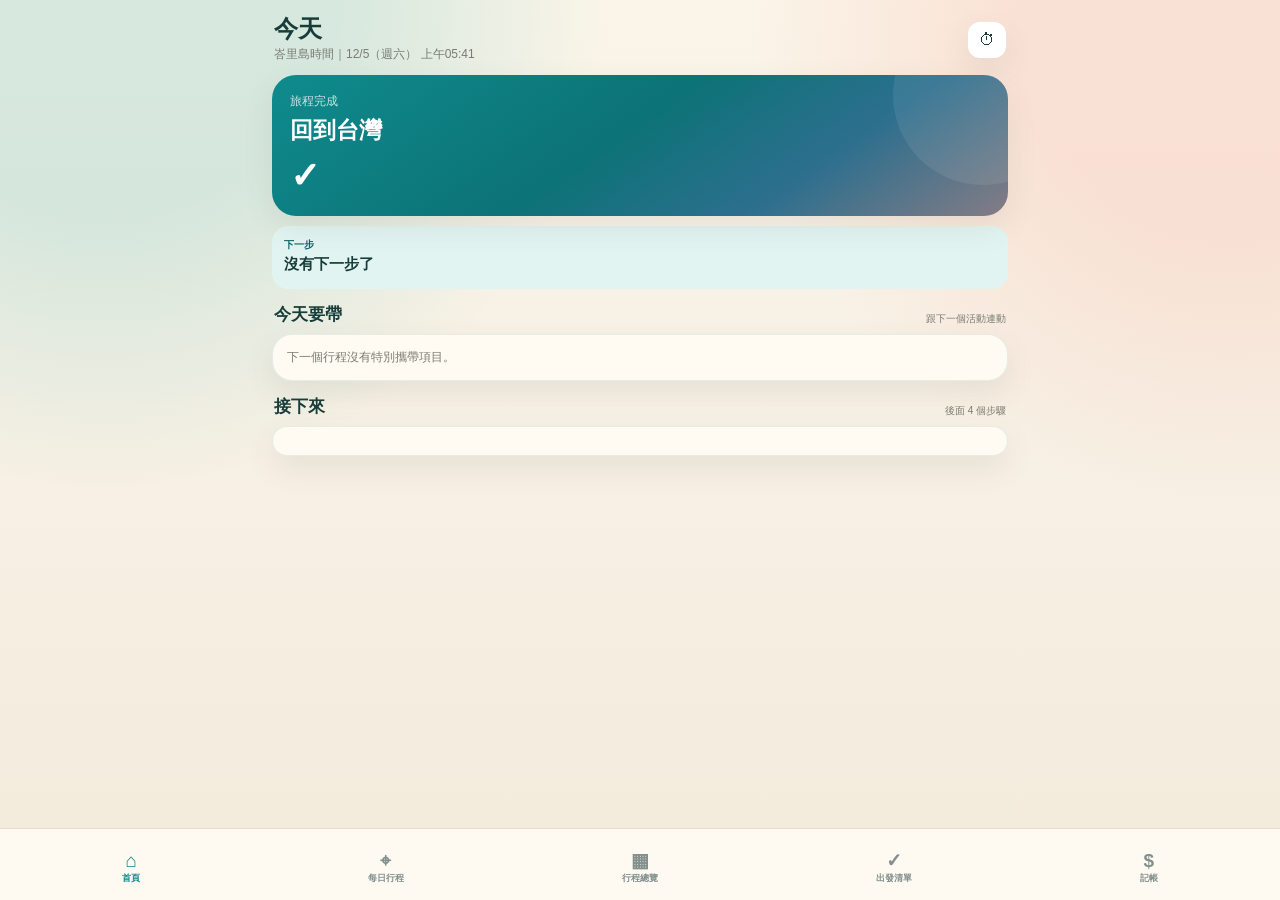
<file: index.html>
<!doctype html>
<html lang="zh-Hant">
<head>
<meta charset="utf-8">
<meta name="viewport" content="width=device-width,initial-scale=1,viewport-fit=cover,user-scalable=no">
<meta name="theme-color" content="#0f8b8d">
<meta name="apple-mobile-web-app-capable" content="yes">
<meta name="apple-mobile-web-app-status-bar-style" content="black-translucent">
<link rel="manifest" href="manifest.webmanifest">
<title>峇里島旅行 App v7</title>
<style>
:root{
  --bg:#f7f0e4;--card:#fffaf2;--ink:#173d3a;--muted:#7a7c72;
  --teal:#0f8b8d;--teal2:#096568;--aqua:#e2f4f1;--blue:#2d7dd2;
  --coral:#f28c7a;--sun:#e2b05a;--palm:#4f8b63;--line:#eadfcd;
  --ok:#2f855a;--warn:#b7791f;--red:#c65f52;
  --shadow:0 12px 30px rgba(74,88,73,.10);--navh:72px;--gutter:28px;
}
*{box-sizing:border-box;-webkit-tap-highlight-color:transparent}
html,body{margin:0;min-height:100%;color:var(--ink);font-family:-apple-system,BlinkMacSystemFont,"Segoe UI","Noto Sans TC","PingFang TC","Microsoft JhengHei",sans-serif;
background:
radial-gradient(circle at 8% -2%,rgba(86,187,183,.22) 0 16%,transparent 34%),
radial-gradient(circle at 96% 2%,rgba(242,140,122,.18) 0 14%,transparent 32%),
linear-gradient(180deg,#fbf5e9 0%,#f7f0e4 52%,#f3eadb 100%)}
body{overscroll-behavior-y:none}
button,input,select{font:inherit}button{cursor:pointer}
.app{max-width:760px;margin:auto;min-height:100vh;padding:env(safe-area-inset-top) 12px calc(var(--navh) + env(safe-area-inset-bottom) + 14px)}
.page{display:none;padding-top:12px}.page.active{display:block}
.topbar{display:flex;align-items:center;justify-content:space-between;gap:10px;margin:4px 2px 12px}
.topbar h1{font-size:24px;line-height:1.05;margin:0}.topbar p{font-size:12px;color:var(--muted);margin:5px 0 0}
.iconbtn{border:0;background:#fff;border-radius:12px;padding:9px 11px;color:var(--ink);box-shadow:var(--shadow)}
.card{background:var(--card);border:1px solid rgba(15,118,110,.10);border-radius:20px;padding:14px;box-shadow:var(--shadow)}
.hero{background:linear-gradient(145deg,#0f8b8d 0%,#0c7377 46%,#2d6f8e 72%,#f28c7a 135%);color:#fff;border-radius:24px;padding:18px;box-shadow:var(--shadow);overflow:hidden;position:relative}
.hero:after{content:"";position:absolute;width:180px;height:180px;border-radius:50%;background:rgba(255,255,255,.08);right:-65px;top:-70px}
.hero .small{font-size:12px;opacity:.78}.hero h2{font-size:23px;margin:5px 0 4px;position:relative;z-index:1}
.hero .place{font-size:12px;opacity:.9;position:relative;z-index:1}.countdown{font-variant-numeric:tabular-nums;font-weight:900;font-size:36px;margin:9px 0 1px;position:relative;z-index:1}
.hero .when{font-size:12px;opacity:.86}.nextbox{margin-top:10px;background:var(--aqua);border-radius:16px;padding:12px}
.nextbox .label{font-size:10px;color:var(--teal2);font-weight:900}.nextbox b{display:block;font-size:15px;margin:3px 0}
.muted{color:var(--muted);font-size:12px;line-height:1.42}
.section{margin-top:14px}.section-head{display:flex;align-items:flex-end;justify-content:space-between;gap:8px;margin:0 2px 8px}
.section-head h3{font-size:17px;margin:0}.section-head span{font-size:10px;color:var(--muted)}
.pack-mini{display:grid;gap:5px}.pack-mini-row{display:grid;grid-template-columns:22px 1fr;gap:8px;align-items:start;padding:6px 0;border-bottom:1px solid #edf0ef}
.pack-mini-row:last-child{border-bottom:0}.pack-mini-row input{width:18px;height:18px;accent-color:var(--teal)}
.btn{border:0;border-radius:12px;background:var(--teal);color:white;font-weight:800;padding:10px 12px}
.btn.secondary{background:#edf5f3;color:var(--teal2)}.btn.red{background:#fff0ed;color:var(--red)}.btn.small{padding:7px 9px;font-size:12px}
.bottomnav{position:fixed;z-index:90;left:0;right:0;bottom:0;height:calc(var(--navh) + env(safe-area-inset-bottom));padding:6px 4px env(safe-area-inset-bottom);background:rgba(255,250,242,.96);border-top:1px solid #e8ddcc;backdrop-filter:blur(16px);display:grid;grid-template-columns:repeat(5,1fr)}
.navitem{border:0;background:transparent;color:#81908d;font-size:9px;font-weight:700;display:flex;flex-direction:column;align-items:center;justify-content:center;gap:2px;min-width:0;padding:3px 1px}
.navitem .ico{font-size:19px;line-height:1}.navitem.active{color:var(--teal)}
/* daily */
.tabs{display:grid;grid-template-columns:repeat(7,1fr);gap:4px;margin-bottom:8px}
.tab{min-width:0;border:1px solid var(--line);background:#fff;border-radius:10px;padding:7px 2px;font-size:10px;text-align:center}
.tab b{display:block;font-size:11px}.tab.active{background:var(--teal);color:#fff;border-color:var(--teal)}
.route-fixed{height:calc(100dvh - 238px);min-height:400px;max-height:535px;display:flex;flex-direction:column;padding:8px 12px;overflow:hidden}
.route-list{display:flex;flex-direction:column;flex:1;min-height:0}
.stop{position:relative;padding-left:31px;flex:1;min-height:0;display:flex;flex-direction:column;justify-content:center;border-bottom:1px solid #edf0ef}
.stop:last-child{border-bottom:0}.stop:before{content:"";position:absolute;left:8px;top:50%;bottom:-50%;width:2px;background:#cfe3dd}
.stop:last-child:before{display:none}.stop .dot{position:absolute;left:0;top:50%;transform:translateY(-50%);width:18px;height:18px;border-radius:50%;background:var(--teal);border:4px solid #dff3ed}
.stop .t{font-size:10px;font-weight:900;color:var(--teal2)}.stop h4{font-size:13px;line-height:1.18;margin:2px 0}.stop .desc{font-size:10px;color:var(--muted);white-space:nowrap;overflow:hidden;text-overflow:ellipsis}
.stop .navlink{position:absolute;right:2px;top:50%;transform:translateY(-50%);text-decoration:none;color:var(--blue);font-size:11px;font-weight:900;background:#eef3ff;border-radius:9px;padding:6px}
.addday{width:100%;margin-top:8px;padding:11px}
/* week calendar */
.week-head{display:grid;grid-template-columns:var(--gutter) repeat(7,1fr);gap:0;margin-bottom:5px}
.week-head .blank{height:42px}
.week-day{border:0;background:transparent;text-align:center;padding:3px 1px;min-width:0}
.week-day b{display:block;font-size:10px}.week-day span{display:block;font-size:9px;color:var(--muted);margin-top:1px}
.week-day.today{color:var(--teal)}.week-day.today b{background:var(--teal);color:#fff;width:25px;height:25px;border-radius:50%;display:grid;place-items:center;margin:auto}
.calhelp{font-size:11px;color:var(--teal2);background:#edf7f4;border-radius:12px;padding:9px;margin-bottom:7px}
.weekcalendar{height:calc(100dvh - 204px);min-height:500px;max-height:700px;overflow-y:auto;border:1px solid #dce5e2;border-radius:18px;background:#fff;position:relative;overscroll-behavior:contain}
.weekbody{position:relative;height:1152px;margin-left:var(--gutter);background:repeating-linear-gradient(to bottom,transparent 0,transparent 47px,#e9eeec 47px,#e9eeec 48px)}
.weekcols{position:absolute;inset:0;display:grid;grid-template-columns:repeat(7,1fr);pointer-events:none}
.weekcol{border-left:1px solid #edf0ef}.weekcol:last-child{border-right:1px solid #edf0ef}
.hourlabel{position:absolute;left:calc(var(--gutter) * -1);width:24px;text-align:right;font-size:8px;color:#9aa7a5;transform:translateY(-6px)}
.eventblock{position:absolute;min-height:34px;border-radius:8px;background:#dff3ef;border:1px solid #afd8cf;padding:4px 3px;z-index:5;box-shadow:0 2px 6px rgba(18,82,73,.07);touch-action:pan-y;user-select:none;overflow:hidden}
.eventblock.activity{background:#dfeefb;border-color:#b7d7ef}.eventblock.food{background:#fff0cf;border-color:#ead19a}.eventblock.transport{background:#fce3dc;border-color:#edbeb2}.eventblock.hotel{background:#e3f1e4;border-color:#bad5be}.eventblock.rest{background:#f7e8df;border-color:#e5cbbd}
.eventblock .et{font-size:7px;font-weight:900;color:var(--teal2);white-space:nowrap;overflow:hidden}.eventblock .en{font-size:8px;font-weight:800;line-height:1.08;margin-top:1px;display:-webkit-box;-webkit-line-clamp:3;-webkit-box-orient:vertical;overflow:hidden}
.eventblock.dragging{opacity:.35}
.dragghost{position:fixed!important;z-index:9999!important;right:auto!important;margin:0!important;pointer-events:none!important;opacity:.97!important;box-shadow:0 16px 34px rgba(16,67,62,.28)!important;transform:scale(1.035);transform-origin:center;transition:none!important}
.dragdate{position:fixed;z-index:9998;top:calc(env(safe-area-inset-top) + 6px);left:50%;transform:translateX(-50%);background:#173234;color:#fff;border-radius:999px;padding:7px 12px;font-size:11px;font-weight:900;pointer-events:none}
/* packing */
.packtabs{display:grid;grid-template-columns:1fr 1fr;gap:8px;margin-bottom:10px}.packtab{border:1px solid var(--line);background:#fff;padding:11px;border-radius:13px;font-weight:900}.packtab.active{background:var(--teal);color:#fff}
.progress{height:8px;background:#e5ece9;border-radius:999px;overflow:hidden;margin:7px 0 12px}.progress i{display:block;height:100%;background:var(--teal);width:0}
.checkrow{display:grid;grid-template-columns:24px 1fr auto;gap:8px;align-items:start;padding:9px 0;border-bottom:1px solid #edf0ef}.checkrow:last-child{border-bottom:0}.checkrow input{width:19px;height:19px;accent-color:var(--teal)}.checkrow label{font-size:13px}.checkrow small{display:block;font-size:9px;color:var(--muted);margin-top:2px}.xbtn{border:0;background:transparent;color:#98a3a1;padding:2px 4px}
.addpack{display:grid;grid-template-columns:1fr auto;gap:8px;margin-top:10px}.field{width:100%;border:1px solid #d8e2df;background:#fff;color:var(--ink);border-radius:12px;padding:11px}
/* money */
.money-summary{display:grid;grid-template-columns:1fr 1fr;gap:8px}.moneybox{background:#fff;border:1px solid var(--line);border-radius:16px;padding:12px}.moneybox small{font-size:10px;color:var(--muted)}.moneybox b{display:block;font-size:18px;margin-top:3px}
.expense{display:grid;grid-template-columns:1fr auto;gap:8px;padding:10px 0;border-bottom:1px solid #edf0ef}.expense:last-child{border-bottom:0}.expense b{display:block;font-size:13px}.expense small{font-size:10px;color:var(--muted)}.expense .amt{text-align:right;font-size:13px;font-weight:900}
.segment{display:grid;grid-template-columns:1fr 1fr;background:#e8eeeb;border-radius:13px;padding:3px;gap:3px}.segbtn{border:0;background:transparent;border-radius:10px;padding:10px;font-weight:900;color:var(--muted)}.segbtn.active{background:#fff;color:var(--teal2);box-shadow:0 2px 7px rgba(0,0,0,.08)}
.buyrow{display:grid;grid-template-columns:24px 1fr auto;gap:8px;align-items:center;padding:9px 0;border-bottom:1px solid #edf0ef}.buyrow:last-child{border-bottom:0}.buyrow input{width:19px;height:19px;accent-color:var(--teal)}.buyrow label{font-size:13px}.buyadd{display:grid;grid-template-columns:1fr auto;gap:8px;margin-top:9px}
.orderline{display:flex;gap:7px;align-items:center;justify-content:space-between;padding:10px 0;border-bottom:1px solid #edf0ef}.orderline:last-child{border-bottom:0}.orderline .left{min-width:0}.orderline b{font-size:13px;display:block}.orderline span{font-size:10px;color:var(--muted)}
.orderStatus{border:0;border-radius:999px;padding:8px 11px;font-size:11px;font-weight:900;white-space:nowrap}.orderStatus.pending{background:#fff0d8;color:#a56510}.orderStatus.booked{background:#dcf4e6;color:#177041}
/* modal */
.modal{position:fixed;inset:0;z-index:120;background:rgba(7,28,29,.52);display:none;align-items:flex-end;justify-content:center}.modal.show{display:flex}
.sheet{width:min(720px,100%);max-height:90vh;overflow:auto;background:var(--bg);border-radius:24px 24px 0 0;padding:14px 14px calc(20px + env(safe-area-inset-bottom))}
.sheethead{display:flex;justify-content:space-between;align-items:center;margin-bottom:12px}.sheethead h3{margin:0;font-size:18px}.close{border:0;background:#fff;border-radius:999px;width:34px;height:34px}
.form{display:grid;gap:10px}.flabel{font-size:11px;color:var(--muted);margin-bottom:4px}.timerow{display:grid;grid-template-columns:1fr 1fr;gap:8px}.note{font-size:10px;color:var(--muted);margin-top:5px}
.confirmbox{text-align:center;padding:8px 0 3px}.confirmbox .big{font-size:44px;margin:2px 0}.confirmbox h3{font-size:20px;margin:4px}.confirm-actions{display:grid;grid-template-columns:1fr 1fr;gap:8px;margin-top:14px}
.toast{position:fixed;left:12px;right:12px;bottom:calc(var(--navh) + env(safe-area-inset-bottom) + 7px);z-index:130;display:none;align-items:center;justify-content:space-between;gap:10px;background:#173234;color:#fff;border-radius:14px;padding:11px 12px;box-shadow:0 10px 25px rgba(0,0,0,.22);font-size:12px}.toast.show{display:flex}.toast button{border:0;background:#fff;color:#173234;border-radius:9px;padding:6px 9px;font-weight:900}
.splitcustom{display:none;grid-template-columns:1fr 1fr;gap:8px}.splitcustom.show{display:grid}
</style>
</head>
<body>
<div class="app">

<section id="home" class="page active">
  <div class="topbar"><div><h1>今天</h1><p id="homeDate">峇里島行程會跟著時間走</p></div><button class="iconbtn" onclick="openTimePreview()">⏱</button></div>
  <div class="hero">
    <div class="small" id="majorLabel">下一個主要行程</div>
    <h2 id="majorTitle">讀取中…</h2>
    <div class="place" id="majorPlace"></div>
    <div class="countdown" id="countdown">--:--:--</div>
    <div class="when" id="majorWhen"></div>
  </div>
  <div class="nextbox"><div class="label">下一步</div><b id="nextTitle">—</b><div class="muted" id="nextMeta"></div></div>
  <div class="section"><div class="section-head"><h3 id="todayPackTitle">今天要帶</h3><span>跟下一個活動連動</span></div><div class="card pack-mini" id="todayPack"></div></div>
  <div class="section"><div class="section-head"><h3>接下來</h3><span>後面 4 個步驟</span></div><div class="card" id="upcoming"></div></div>
</section>

<section id="daily" class="page">
  <div class="topbar"><div><h1>每日行程</h1><p>切日期，就只看那一天。</p></div></div>
  <div class="tabs" id="dayTabs"></div>
  <div class="card route-fixed"><div class="route-list" id="dailyRoute"></div></div>
  <button class="btn addday" onclick="openEditorForDay()">＋ 新增這一天的行程</button>
</section>

<section id="week" class="page">
  <div class="topbar"><div><h1>行程總覽</h1><p>週日時程表｜7 天同時看</p></div></div>
  <div class="week-head" id="weekHead"></div>
  <div class="calhelp">正常上下滑＝看時間；<b>長按行程 1 秒</b>才會拖動。拖上下改時間，拖左右換日期。</div>
  <div class="weekcalendar" id="weekCalendar"><div class="weekbody" id="weekBody"></div></div>
</section>

<section id="packing" class="page">
  <div class="topbar"><div><h1>出發清單</h1><p>逮0、1婷分開打勾，也可以自己加。</p></div></div>
  <div class="packtabs"><button class="packtab active" id="pack0Tab" onclick="setPackWho('zero')">逮0清單</button><button class="packtab" id="pack1Tab" onclick="setPackWho('ting')">1婷清單</button></div>
  <div class="card"><b id="packCount">0 / 0</b><div class="progress"><i id="packProgress"></i></div><div id="packList"></div><div class="addpack"><input class="field" id="newPack" placeholder="新增一樣東西…"><button class="btn" onclick="addPack()">新增</button></div></div>
</section>

<section id="money" class="page">
  <div class="topbar"><div><h1>記帳</h1><p>兩人分帳｜逮0 × 1婷</p></div><button class="iconbtn" onclick="openExpense()">＋</button></div>
  <div id="moneySummary"></div>

  <div class="section"><div class="section-head"><h3>支出紀錄</h3><span>點一下可編輯</span></div><div class="card" id="expenseList"></div></div>

  <div class="section"><div class="section-head"><h3>待買清單</h3><span>買完直接打勾</span></div>
    <div class="card"><div id="buyList"></div><div class="buyadd"><input class="field" id="newBuy" placeholder="新增待買項目…"><button class="btn" onclick="addBuy()">新增</button></div></div>
  </div>

  <div class="section"><div class="section-head"><h3>訂票進度</h3><span>點待確認；已訂長按可退回</span></div><div class="card" id="orderList"></div></div>
</section>
</div>

<nav class="bottomnav">
  <button class="navitem active" data-page="home" onclick="showPage('home')"><span class="ico">⌂</span><span>首頁</span></button>
  <button class="navitem" data-page="daily" onclick="showPage('daily')"><span class="ico">⌖</span><span>每日行程</span></button>
  <button class="navitem" data-page="week" onclick="showPage('week')"><span class="ico">▦</span><span>行程總覽</span></button>
  <button class="navitem" data-page="packing" onclick="showPage('packing')"><span class="ico">✓</span><span>出發清單</span></button>
  <button class="navitem" data-page="money" onclick="showPage('money')"><span class="ico">$</span><span>記帳</span></button>
</nav>

<div id="editModal" class="modal" onclick="backdrop(event,'editModal')">
  <div class="sheet"><div class="sheethead"><h3 id="editHeading">編輯行程</h3><button class="close" onclick="closeModal('editModal')">✕</button></div>
    <div class="form">
      <div class="timerow"><label><div class="flabel">開始時間</div><input class="field" id="editStart" type="time"></label><label><div class="flabel">結束時間</div><input class="field" id="editEnd" type="time"></label></div>
      <label><div class="flabel">要做什麼 / 地點</div><input class="field" id="editActivity" placeholder="例如：Kuta 按摩"></label>
      <label><div class="flabel">Google Maps 連結</div><input class="field" id="editMap" placeholder="貼 Google Maps 連結"></label>
      <div class="note">結束時間不填＝自動 1 小時。日期請在「行程總覽」長按拖到別天。</div>
      <button class="btn" onclick="saveEditor()">儲存</button><button class="btn red" id="deleteBtn" onclick="deleteEditor()" style="display:none">刪除此行程</button>
    </div>
  </div>
</div>

<div id="statusModal" class="modal" onclick="backdrop(event,'statusModal')">
  <div class="sheet"><div class="confirmbox"><div class="big">✓</div><h3>已訂？</h3><div class="muted" id="statusName"></div><div class="confirm-actions"><button class="btn secondary" onclick="closeModal('statusModal')">取消</button><button class="btn" onclick="confirmBooked()">確定</button></div></div></div>
</div>

<div id="previewModal" class="modal" onclick="backdrop(event,'previewModal')">
  <div class="sheet"><div class="sheethead"><h3>預覽某個時間</h3><button class="close" onclick="closeModal('previewModal')">✕</button></div><div class="form"><input class="field" id="previewDateTime" type="datetime-local"><button class="btn" onclick="applyPreview()">預覽</button><button class="btn secondary" onclick="clearPreview()">回到真實時間</button></div></div>
</div>

<div id="expenseModal" class="modal" onclick="backdrop(event,'expenseModal')">
  <div class="sheet">
    <div class="sheethead"><h3 id="expenseHeading">新增支出</h3><button class="close" onclick="closeModal('expenseModal')">✕</button></div>
    <div class="form">
      <label><div class="flabel">項目</div><input class="field" id="exName" placeholder="例如：Waterbom 午餐"></label>
      <div class="timerow"><label><div class="flabel">金額</div><input class="field" id="exAmount" type="number" inputmode="decimal" min="0" step="any"></label><label><div class="flabel">幣別</div><select class="field" id="exCurrency"><option value="TWD">TWD</option><option value="IDR">IDR</option></select></label></div>
      <div>
        <div class="flabel">誰先付</div>
        <div class="segment"><button type="button" class="segbtn active" id="payerZero" onclick="setPayer('zero')">逮0</button><button type="button" class="segbtn" id="payerTing" onclick="setPayer('ting')">1婷</button></div>
      </div>
      <label><div class="flabel">怎麼分</div><select class="field" id="exSplit" onchange="toggleCustomSplit()"><option value="equal">平分</option><option value="zero">逮0 全部</option><option value="ting">1婷 全部</option><option value="custom">自訂</option></select></label>
      <div class="splitcustom" id="customSplit"><label><div class="flabel">逮0 應付</div><input class="field" id="exZeroShare" type="number" min="0" step="any"></label><label><div class="flabel">1婷 應付</div><input class="field" id="exTingShare" type="number" min="0" step="any"></label></div>
      <button class="btn" onclick="saveExpense()">儲存</button><button class="btn red" id="deleteExpenseBtn" style="display:none" onclick="deleteExpense()">刪除此筆</button>
    </div>
  </div>
</div>

<div class="toast" id="toast"><span id="toastText">已更新</span><button onclick="undo()">復原</button></div>

<script>
const DAYS=[["2026-09-13","日","9/13"],["2026-09-14","一","9/14"],["2026-09-15","二","9/15"],["2026-09-16","三","9/16"],["2026-09-17","四","9/17"],["2026-09-18","五","9/18"],["2026-09-19","六","9/19"]];
const DAY_SET=new Set(DAYS.map(x=>x[0])),PPM=.8;

const DEFAULT_EVENTS=[
{id:"f1",date:"2026-09-13",start:"09:10",end:"14:35",activity:"飛往峇里島｜TPE → DPS",kind:"activity",major:true,status:"booked",map:"https://www.google.com/maps/search/?api=1&query=I+Gusti+Ngurah+Rai+International+Airport",place:"台北桃園機場 → 峇里島伍拉賴國際機場",travel:""},
{id:"a1",date:"2026-09-13",start:"15:30",end:"17:00",activity:"機場接送 → Discovery 飯店",kind:"transport",major:false,status:"booked",map:"https://www.google.com/maps/search/?api=1&query=Discovery+Kartika+Plaza+Hotel+Bali",place:"伍拉賴國際機場 → 庫塔 Kuta",travel:"20–40 分＋入境領行李"},
{id:"h1",date:"2026-09-13",start:"17:00",end:"18:00",activity:"Discovery Kartika Plaza Check-in",kind:"hotel",major:false,status:"booked",map:"https://www.google.com/maps/search/?api=1&query=Discovery+Kartika+Plaza+Hotel+Bali",place:"庫塔 Kuta",travel:""},
{id:"e13",date:"2026-09-13",start:"18:30",end:"19:30",activity:"庫塔 Kuta｜晚餐＋散步",kind:"food",major:false,status:"todo",map:"https://www.google.com/maps/search/?api=1&query=Kuta+Bali+restaurants",place:"庫塔 Kuta",travel:""},
{id:"s13",date:"2026-09-13",start:"22:30",end:"23:30",activity:"回飯店休息",kind:"rest",major:false,status:"none",map:"https://www.google.com/maps/search/?api=1&query=Discovery+Kartika+Plaza+Hotel+Bali",place:"庫塔 Kuta",travel:""},
{id:"b14",date:"2026-09-14",start:"08:00",end:"09:00",activity:"飯店早餐",kind:"food",major:false,status:"none",map:"https://www.google.com/maps/search/?api=1&query=Discovery+Kartika+Plaza+Hotel+Bali",place:"庫塔 Kuta",travel:""},
{id:"w14",date:"2026-09-14",start:"09:00",end:"15:30",activity:"Waterbom 水上樂園",kind:"activity",major:true,status:"pending",map:"https://www.google.com/maps/search/?api=1&query=Waterbom+Bali",place:"庫塔 Kuta｜Waterbom 水上樂園",travel:"從飯店步行約 4–6 分"},
{id:"m14",date:"2026-09-14",start:"16:30",end:"17:30",activity:"庫塔 Kuta｜按摩 / SPA",kind:"rest",major:false,status:"todo",map:"https://www.google.com/maps/search/?api=1&query=spa+Kuta+Bali",place:"庫塔 Kuta",travel:""},
{id:"d14",date:"2026-09-14",start:"18:00",end:"19:00",activity:"庫塔 Kuta｜提早晚餐",kind:"food",major:false,status:"todo",map:"https://www.google.com/maps/search/?api=1&query=Kuta+Bali+dinner",place:"庫塔 Kuta",travel:""},
{id:"sl14",date:"2026-09-14",start:"21:00",end:"22:00",activity:"回飯店早睡",kind:"rest",major:false,status:"none",map:"https://www.google.com/maps/search/?api=1&query=Discovery+Kartika+Plaza+Hotel+Bali",place:"庫塔 Kuta",travel:""},
{id:"wake15",date:"2026-09-15",start:"00:45",end:"01:15",activity:"起床＋準備巴杜爾火山",kind:"rest",major:false,status:"none",map:"",place:"庫塔 Kuta",travel:""},
{id:"p15",date:"2026-09-15",start:"01:15",end:"03:15",activity:"飯店接送 → 巴杜爾火山",kind:"transport",major:false,status:"booked",map:"https://www.google.com/maps/search/?api=1&query=Mount+Batur+Bali",place:"庫塔 Kuta → 巴杜爾火山 Mount Batur",travel:"凌晨約 1.5–2 小時"},
{id:"bt15",date:"2026-09-15",start:"04:00",end:"08:30",activity:"巴杜爾火山｜日出四驅 Jeep",kind:"activity",major:true,status:"booked",map:"https://www.google.com/maps/search/?api=1&query=Mount+Batur+Bali",place:"巴杜爾火山 Mount Batur",travel:""},
{id:"rb15",date:"2026-09-15",start:"09:00",end:"11:00",activity:"巴杜爾火山 → 庫塔飯店",kind:"transport",major:false,status:"booked",map:"https://www.google.com/maps/search/?api=1&query=Discovery+Kartika+Plaza+Hotel+Bali",place:"巴杜爾火山 → 庫塔 Kuta",travel:"約 1.5–2 小時"},
{id:"nap15",date:"2026-09-15",start:"12:30",end:"16:30",activity:"飯店補眠",kind:"rest",major:false,status:"none",map:"https://www.google.com/maps/search/?api=1&query=Discovery+Kartika+Plaza+Hotel+Bali",place:"庫塔 Kuta",travel:""},
{id:"din15",date:"2026-09-15",start:"18:30",end:"19:30",activity:"庫塔 Kuta｜晚餐 / 輕鬆逛",kind:"food",major:false,status:"todo",map:"https://www.google.com/maps/search/?api=1&query=Kuta+Bali+dinner",place:"庫塔 Kuta",travel:""},
{id:"sn16",date:"2026-09-16",start:"07:00",end:"15:15",activity:"曼塔灣 Manta Bay｜純浮潛",kind:"activity",major:true,status:"pending",map:"https://www.google.com/maps/search/?api=1&query=Manta+Bay+Bali",place:"沙努爾 Sanur → 藍夢島 / 曼塔灣 Manta Bay",travel:"Kuta → Sanur 約 30–50 分；海上船程依業者"},
{id:"u16",date:"2026-09-16",start:"15:30",end:"17:30",activity:"沙努爾 → 烏布 Pondok",kind:"transport",major:false,status:"todo",map:"https://www.google.com/maps/search/?api=1&query=Pondok+Q+Zarva+Ubud",place:"沙努爾 Sanur → 烏布 Ubud",travel:"約 1–1.5 小時"},
{id:"ph16",date:"2026-09-16",start:"17:30",end:"18:30",activity:"Pondok Q Zarva Check-in",kind:"hotel",major:false,status:"booked",map:"https://www.google.com/maps/search/?api=1&query=Pondok+Q+Zarva+Ubud",place:"烏布 Ubud",travel:""},
{id:"du16",date:"2026-09-16",start:"18:30",end:"19:30",activity:"烏布 Ubud｜晚餐＋休息",kind:"food",major:false,status:"todo",map:"https://www.google.com/maps/search/?api=1&query=Ubud+Bali+dinner",place:"烏布 Ubud",travel:""},
{id:"br17",date:"2026-09-17",start:"08:30",end:"09:30",activity:"Pondok 早餐",kind:"food",major:false,status:"none",map:"https://www.google.com/maps/search/?api=1&query=Pondok+Q+Zarva+Ubud",place:"烏布 Ubud",travel:""},
{id:"car17",date:"2026-09-17",start:"09:30",end:"11:00",activity:"10 小時包車開始 → Kuber",kind:"transport",major:false,status:"booked",map:"https://www.google.com/maps/search/?api=1&query=Kuber+BALI+ADVENTURE",place:"烏布 Ubud → Kuber BALI ADVENTURE",travel:"約 40–60 分"},
{id:"kub17",date:"2026-09-17",start:"11:30",end:"13:00",activity:"Kuber ATV｜兩人共乘",kind:"activity",major:true,status:"pending",map:"https://www.google.com/maps/search/?api=1&query=Kuber+BALI+ADVENTURE",place:"Kuber 峇里島 ATV 探險",travel:""},
{id:"wash17",date:"2026-09-17",start:"13:00",end:"14:00",activity:"洗澡／換衣／午餐",kind:"rest",major:false,status:"none",map:"https://www.google.com/maps/search/?api=1&query=Kuber+BALI+ADVENTURE",place:"Kuber ATV",travel:""},
{id:"so17",date:"2026-09-17",start:"14:00",end:"17:00",activity:"Kuber → 南邊 Villa",kind:"transport",major:false,status:"booked",map:"https://www.google.com/maps/search/?api=1&query=Dolce+x+The+Young+Villas+Bali",place:"Payangan → 佩卡圖／烏魯瓦圖 Pecatu / Uluwatu",travel:"約 2.5–3.5 小時"},
{id:"do17",date:"2026-09-17",start:"17:00",end:"18:00",activity:"Dolce x The Young Villas Check-in",kind:"hotel",major:false,status:"booked",map:"https://www.google.com/maps/search/?api=1&query=Dolce+x+The+Young+Villas+Bali",place:"佩卡圖／烏魯瓦圖 Pecatu / Uluwatu",travel:""},
{id:"bk18",date:"2026-09-18",start:"09:00",end:"11:00",activity:"烏魯瓦圖｜自然醒＋Bakery",kind:"food",major:false,status:"todo",map:"https://www.google.com/maps/search/?api=1&query=bakery+Uluwatu+Bali",place:"烏魯瓦圖 Uluwatu",travel:""},
{id:"bc18",date:"2026-09-18",start:"14:00",end:"18:30",activity:"烏魯瓦圖｜Beach Club＋夕陽",kind:"activity",major:true,status:"todo",map:"https://www.google.com/maps/search/?api=1&query=beach+club+Uluwatu+Bali",place:"烏魯瓦圖 Uluwatu",travel:""},
{id:"lg18",date:"2026-09-18",start:"20:30",end:"22:00",activity:"烏魯瓦圖 → 雷吉安",kind:"transport",major:false,status:"todo",map:"https://maps.app.goo.gl/zMv4Dh1ywiqNxZ4F8?g_st=il",place:"烏魯瓦圖 Uluwatu → 雷吉安 Legian",travel:"約 45–90 分"},
{id:"os18",date:"2026-09-18",start:"22:00",end:"23:00",activity:"O.Serendipity Check-in",kind:"hotel",major:false,status:"booked",map:"https://maps.app.goo.gl/zMv4Dh1ywiqNxZ4F8?g_st=il",place:"雷吉安 Legian",travel:""},
{id:"bf19",date:"2026-09-19",start:"09:00",end:"10:00",activity:"早餐＋最後整理",kind:"food",major:false,status:"none",map:"https://www.google.com/maps/search/?api=1&query=Legian+Bali",place:"雷吉安 Legian",travel:""},
{id:"ap19",date:"2026-09-19",start:"12:30",end:"13:15",activity:"前往伍拉賴國際機場",kind:"transport",major:false,status:"todo",map:"https://www.google.com/maps/search/?api=1&query=I+Gusti+Ngurah+Rai+International+Airport",place:"雷吉安 Legian → 伍拉賴國際機場 DPS",travel:"約 20–40 分"},
{id:"fh19",date:"2026-09-19",start:"15:55",end:"21:20",activity:"飛回台灣｜DPS → TPE",kind:"activity",major:true,status:"booked",map:"https://www.google.com/maps/search/?api=1&query=I+Gusti+Ngurah+Rai+International+Airport",place:"峇里島伍拉賴國際機場 → 台北桃園機場",travel:""}
];

const DEFAULT_PACK={
zero:[["證件","護照"],["證件","e-VOA / 簽證資料"],["證件","Love Bali 觀光稅 QR / 證明"],["證件","All Indonesia 入境 QR / 截圖"],["證件","機票／飯店／Klook／Viator 憑證離線截圖"],["金流","信用卡"],["金流","少量印尼盾現金"],["3C","手機"],["3C","行動充電 1 顆"],["3C","充電線"],["3C","萬用轉接頭／印尼圓腳轉接頭"],["攝影","Sony 相機"],["攝影","Sony 相機電池"],["攝影","Sony 相機充電器"],["攝影","SD 記憶卡"],["衣物","一般衣物 7 套（上衣 7、褲子 7、內褲 7、襪子 7）"],["衣物","海灘褲 1 件"],["衣物","薄外套 1 件"],["衣物","泳衣 / 泳褲"],["鞋子","洞洞鞋 1 雙"],["鞋子","布鞋 1 雙"],["盥洗","牙刷 / 牙膏"],["盥洗","刮鬍刀"],["盥洗","防曬"],["盥洗","洗面用品"],["盥洗","除臭／止汗用品"],["盥洗","旅行過濾蓮蓬頭（如果最後有買）"],["保養","OBGE 遮瑕棒"],["保養","寶拉水楊酸"],["保養","蛋白精華"],["保養","兔子牌痘痘藥"],["保養","痘痘貼"],["健康","個人常用藥"],["健康","暈船／暈車藥"],["健康","不帶 Cabagin（高麗菜藥）"],["活動","手機防水袋"],["活動","小毛巾"],["活動","夾鏈袋／防水袋"],["其他","eSIM / 網路"],["其他","墨鏡"],["其他","帽子"]],
ting:[["證件","護照"],["證件","e-VOA / 簽證資料"],["證件","Love Bali 觀光稅 QR / 證明"],["證件","All Indonesia 入境 QR / 截圖"],["證件","機票／飯店／Klook／Viator 憑證離線截圖"],["金流","信用卡／可用付款方式"],["金流","少量印尼盾現金"],["3C","手機"],["3C","行動充電 1 顆"],["3C","充電線"],["3C","萬用轉接頭／印尼圓腳轉接頭"],["衣物","一般衣物 7 套（上衣 7、褲子 7、內褲 7、襪子 7）"],["衣物","薄外套 1 件"],["衣物","泳衣"],["衣物","活動後換洗衣物"],["鞋子","好走的鞋"],["鞋子","拖鞋 / 涼鞋"],["盥洗","牙刷 / 牙膏"],["盥洗","防曬"],["盥洗","個人保養 / 化妝用品"],["盥洗","個人衛生用品"],["健康","個人常用藥"],["健康","暈船／暈車藥"],["活動","手機防水袋"],["活動","小毛巾"],["活動","夾鏈袋／防水袋"],["其他","eSIM / 網路"],["其他","墨鏡"],["其他","帽子"]]
};
const ACTIVITY_PACKS={"Waterbom 水上樂園":["泳衣 / 泳褲","快乾衣 / 換洗衣物","洞洞鞋 / 拖鞋","手機防水袋","防曬","小毛巾","現場另外租置物櫃"],"巴杜爾火山｜日出四驅 Jeep":["薄外套","長褲","布鞋 / 包腳鞋","口罩或頭巾（防灰塵）","水","Sony 相機 / 手機","前一晚先把東西準備好"],"曼塔灣 Manta Bay｜純浮潛":["泳衣","毛巾","乾衣服","防曬","暈船藥","手機防水袋"],"Kuber ATV｜兩人共乘":["可以弄髒的衣服","包腳鞋","完整換洗衣物","毛巾","手機防水袋","少量現金"],"烏魯瓦圖｜Beach Club＋夕陽":["泳衣","罩衫 / 乾衣","防曬","墨鏡","手機","信用卡 / 現金","訂位確認截圖（如果有）"]};
const DEFAULT_BUY=["Waterbom｜用 Bali Pass 預約 9/14","Kuber ATV｜確認是否已完成訂購","9/18 Beach Club｜選店／決定是否訂位","9/18 烏魯瓦圖 → 雷吉安｜確認交通"];

function migrate(key,oldkey,fallback){try{const v=localStorage.getItem(key);if(v)return JSON.parse(v);const o=localStorage.getItem(oldkey);if(o)return JSON.parse(o)}catch(e){}return clone(fallback)}
let events=migrate("bali_v7_events","bali_v6_events",DEFAULT_EVENTS);
let pack=migratePack(),expenses=migrate("bali_v7_expenses","bali_v6_expenses",[]);
let buys=loadBuys(),selectedDay="2026-09-13",packWho="zero",editId=null,editDate=null,statusId=null,previewMs=null,undoState=null,toastTimer=null;
let drag=null,longPressTimer=null,downPoint=null,statusHold=null,expenseEditId=null,expensePayer="zero";

function clone(x){return JSON.parse(JSON.stringify(x))}
function saveEvents(){localStorage.setItem("bali_v7_events",JSON.stringify(events))}
function saveExpenses(){localStorage.setItem("bali_v7_expenses",JSON.stringify(expenses))}
function migratePack(){try{let v=localStorage.getItem("bali_v7_pack")||localStorage.getItem("bali_v6_pack");if(v)return JSON.parse(v)}catch(e){}const o={zero:[],ting:[]};for(const who of ["zero","ting"])o[who]=DEFAULT_PACK[who].map((x,i)=>({id:who+"-"+i,cat:x[0],text:x[1],done:false}));return o}
function savePack(){localStorage.setItem("bali_v7_pack",JSON.stringify(pack))}
function loadBuys(){try{const v=localStorage.getItem("bali_v7_buys")||localStorage.getItem("bali_v6_buys");if(v)return JSON.parse(v)}catch(e){}return DEFAULT_BUY.map((t,i)=>({id:"b"+i,text:t,done:false}))}
function saveBuys(){localStorage.setItem("bali_v7_buys",JSON.stringify(buys))}
function esc(s=""){return String(s).replace(/[&<>"']/g,m=>({"&":"&amp;","<":"&lt;",">":"&gt;","\"":"&quot;","'":"&#39;"}[m]))}
function mins(t){const[a,b]=t.split(":").map(Number);return a*60+b}
function timeFromMins(m){m=Math.max(0,Math.min(1439,Math.round(m)));return String(Math.floor(m/60)).padStart(2,"0")+":"+String(m%60).padStart(2,"0")}
function duration(e){let d=mins(e.end||e.start)-mins(e.start);return d<=0?60:d}
function whenMs(e,end=false){return new Date(`${e.date}T${end?(e.end||e.start):e.start}:00+08:00`).getTime()}
function now(){return previewMs??Date.now()}
function dayLabel(d){const x=DAYS.find(v=>v[0]===d);return x?`週${x[1]} ${x[2]}`:d}
function currentDay(){const f=new Intl.DateTimeFormat("en-CA",{timeZone:"Asia/Makassar",year:"numeric",month:"2-digit",day:"2-digit"}).format(new Date(now()));return DAY_SET.has(f)?f:(f<"2026-09-13"?"2026-09-13":"2026-09-19")}
function snapshot(msg){undoState={events:clone(events),expenses:clone(expenses),buys:clone(buys),msg}}
function showToast(text){clearTimeout(toastTimer);document.getElementById("toastText").textContent=text;document.getElementById("toast").classList.add("show");toastTimer=setTimeout(()=>{document.getElementById("toast").classList.remove("show");undoState=null},5000)}
function undo(){if(!undoState)return;events=undoState.events;expenses=undoState.expenses;buys=undoState.buys;saveEvents();saveExpenses();saveBuys();document.getElementById("toast").classList.remove("show");undoState=null;renderAll()}
function showPage(id){document.querySelectorAll(".page").forEach(x=>x.classList.toggle("active",x.id===id));document.querySelectorAll(".navitem").forEach(x=>x.classList.toggle("active",x.dataset.page===id));if(id==="week"){renderWeek();setTimeout(scrollWeekUseful,60)}if(id==="daily")renderDaily();if(id==="money")renderMoney();window.scrollTo({top:0,behavior:"instant"})}
function openModal(id){document.getElementById(id).classList.add("show")}function closeModal(id){document.getElementById(id).classList.remove("show")}function backdrop(ev,id){if(ev.target.id===id)closeModal(id)}

function renderHome(){
 const n=now(),sorted=[...events].sort((a,b)=>whenMs(a)-whenMs(b));const inMajor=sorted.find(e=>e.major&&whenMs(e)<=n&&whenMs(e,true)>n);const major=inMajor||sorted.find(e=>e.major&&whenMs(e)>n);const next=sorted.find(e=>whenMs(e)>n);
 document.getElementById("homeDate").textContent="峇里島時間｜"+new Intl.DateTimeFormat("zh-TW",{timeZone:"Asia/Makassar",month:"numeric",day:"numeric",weekday:"short",hour:"2-digit",minute:"2-digit"}).format(new Date(n));
 if(major){document.getElementById("majorLabel").textContent=inMajor?"主要行程進行中":"下一個主要行程";document.getElementById("majorTitle").textContent=major.activity;document.getElementById("majorPlace").textContent=major.place||"";document.getElementById("majorWhen").textContent=`${dayLabel(major.date)} ${major.start}${major.end?"–"+major.end:""}`;document.getElementById("countdown").textContent=(inMajor?"剩 ":"")+human((inMajor?whenMs(major,true):whenMs(major))-n)}else{document.getElementById("majorLabel").textContent="旅程完成";document.getElementById("majorTitle").textContent="回到台灣";document.getElementById("majorPlace").textContent="";document.getElementById("majorWhen").textContent="";document.getElementById("countdown").textContent="✓"}
 if(next){document.getElementById("nextTitle").textContent=`${next.start}｜${next.activity}`;document.getElementById("nextMeta").textContent=`${dayLabel(next.date)}${next.place?"・"+next.place:""}`}else{document.getElementById("nextTitle").textContent="沒有下一步了";document.getElementById("nextMeta").textContent=""}
 const ups=sorted.filter(e=>whenMs(e)>n).slice(0,4);document.getElementById("upcoming").innerHTML=ups.map(e=>`<div class="orderline"><div class="left"><b>${esc(e.start)}｜${esc(e.activity)}</b><span>${esc(dayLabel(e.date))}${e.place?"・"+esc(e.place):""}</span></div>${e.map?`<a class="mapbtn" href="${esc(e.map)}" target="_blank">地圖</a>`:""}</div>`).join("");
 renderHomePack(major||next)
}
function human(ms){ms=Math.max(0,ms);const s=Math.floor(ms/1000),d=Math.floor(s/86400),h=Math.floor((s%86400)/3600),m=Math.floor((s%3600)/60),ss=s%60;return d?`${d}天 ${String(h).padStart(2,"0")}:${String(m).padStart(2,"0")}:${String(ss).padStart(2,"0")}`:`${String(h).padStart(2,"0")}:${String(m).padStart(2,"0")}:${String(ss).padStart(2,"0")}`}
function packForEvent(e){if(!e)return[];for(const[k,v]of Object.entries(ACTIVITY_PACKS))if(e.activity.includes(k.split("｜")[0])||e.activity.includes(k))return v;return[]}
function renderHomePack(e){let items=packForEvent(e),title=e?`${e.activity}｜要帶`:"今天要帶";if(!items.length&&now()<new Date("2026-09-13T09:10:00+08:00").getTime()){items=["護照","手機","錢包 / 信用卡","行動充電","機票與入境 QR 截圖"];title="出發前最後檢查"}document.getElementById("todayPackTitle").textContent=title;document.getElementById("todayPack").innerHTML=items.length?items.map((x,i)=>{const key="homepack_"+(e?e.id:"pre")+"_"+i,ck=localStorage.getItem(key)==="1";return `<label class="pack-mini-row"><input type="checkbox" ${ck?"checked":""} onchange="localStorage.setItem('${key}',this.checked?'1':'0')"><span>${esc(x)}</span></label>`}).join(""):`<div class="muted">下一個行程沒有特別攜帶項目。</div>`}
function openTimePreview(){openModal("previewModal")}function applyPreview(){const v=document.getElementById("previewDateTime").value;if(!v)return;previewMs=new Date(v+":00+08:00").getTime();selectedDay=v.slice(0,10);closeModal("previewModal");renderAll()}function clearPreview(){previewMs=null;document.getElementById("previewDateTime").value="";closeModal("previewModal");renderAll()}

function renderTabs(){if(!DAY_SET.has(selectedDay))selectedDay=currentDay();document.getElementById("dayTabs").innerHTML=DAYS.map(d=>`<button class="tab ${d[0]===selectedDay?"active":""}" onclick="selectDay('${d[0]}')"><b>${d[2]}</b>週${d[1]}</button>`).join("")}
function selectDay(d){selectedDay=d;renderTabs();renderDaily()}
function renderDaily(){renderTabs();const list=events.filter(e=>e.date===selectedDay).sort((a,b)=>mins(a.start)-mins(b.start));document.getElementById("dailyRoute").innerHTML=list.map(e=>`<div class="stop" onclick="openEditor('${e.id}')"><i class="dot"></i><div class="t">${esc(e.start)}${e.end?"–"+esc(e.end):""}</div><h4>${esc(e.activity)}</h4><div class="desc">${esc(e.place||"")}</div>${e.map?`<a class="navlink" href="${esc(e.map)}" onclick="event.stopPropagation()" target="_blank">地圖</a>`:""}</div>`).join("")||`<div class="muted">這一天還沒有行程。</div>`}
function openEditorForDay(){editId=null;editDate=selectedDay;document.getElementById("editHeading").textContent=`新增 ${dayLabel(selectedDay)} 行程`;document.getElementById("editStart").value="12:00";document.getElementById("editEnd").value="";document.getElementById("editActivity").value="";document.getElementById("editMap").value="";document.getElementById("deleteBtn").style.display="none";openModal("editModal")}
function openEditor(id){const e=events.find(x=>x.id===id);if(!e)return;editId=id;editDate=e.date;document.getElementById("editHeading").textContent="編輯行程";document.getElementById("editStart").value=e.start;document.getElementById("editEnd").value=e.end||"";document.getElementById("editActivity").value=e.activity;document.getElementById("editMap").value=e.map||"";document.getElementById("deleteBtn").style.display="";openModal("editModal")}
function saveEditor(){const start=document.getElementById("editStart").value,act=document.getElementById("editActivity").value.trim();if(!start||!act)return alert("請填開始時間和要做什麼");let end=document.getElementById("editEnd").value;if(!end)end=timeFromMins((mins(start)+60)%1440);const map=document.getElementById("editMap").value.trim();snapshot("編輯行程");if(editId){const e=events.find(x=>x.id===editId);e.start=start;e.end=end;e.activity=act;e.map=map}else{events.push({id:"c"+Date.now(),date:editDate,start,end,activity:act,kind:"activity",major:false,status:"todo",map,place:act,travel:""})}saveEvents();closeModal("editModal");renderAll();showToast("行程已更新")}
function deleteEditor(){if(!editId||!confirm("刪除這個行程？"))return;snapshot("刪除行程");events=events.filter(e=>e.id!==editId);saveEvents();closeModal("editModal");renderAll();showToast("已刪除，可復原")}

/* true weekly calendar */
function renderWeek(){
 const today=currentDay();
 document.getElementById("weekHead").innerHTML=`<div class="blank"></div>`+DAYS.map(d=>`<div class="week-day ${d[0]===today?"today":""}"><b>${d[1]}</b><span>${d[2]}</span></div>`).join("");
 let html=`<div class="weekcols">${DAYS.map(()=>'<div class="weekcol"></div>').join("")}</div>`;
 for(let h=0;h<24;h+=2)html+=`<span class="hourlabel" style="top:${h*60*PPM}px">${String(h).padStart(2,"0")}</span>`;
 const col=100/7;
 for(const e of [...events].sort((a,b)=>whenMs(a)-whenMs(b))){
   const di=DAYS.findIndex(d=>d[0]===e.date);if(di<0)continue;
   const top=mins(e.start)*PPM,ht=Math.max(34,duration(e)*PPM);
   html+=`<div class="eventblock ${esc(e.kind||"activity")}" data-id="${e.id}" style="top:${top}px;height:${ht}px;left:calc(${di*col}% + 2px);width:calc(${col}% - 4px)"><div class="et">${esc(e.start)}</div><div class="en">${esc(shortTitle(e.activity))}</div></div>`;
 }
 document.getElementById("weekBody").innerHTML=html;
 document.querySelectorAll(".eventblock").forEach(el=>{el.addEventListener("pointerdown",weekDown);el.addEventListener("click",()=>{if(el.dataset.dragged==="1"){el.dataset.dragged="0";return}openEditor(el.dataset.id)})})
}
function shortTitle(s){return s.replace("庫塔 Kuta｜","").replace("烏布 Ubud｜","").replace("烏魯瓦圖｜","").replace("巴杜爾火山｜","Batur ").replace("曼塔灣 Manta Bay｜","Manta ").replace("Kuber ATV｜","ATV ")}
function weekDown(ev){
 const el=ev.currentTarget,e=events.find(x=>x.id===el.dataset.id);if(!e)return;
 downPoint={x:ev.clientX,y:ev.clientY,id:e.id,el};longPressTimer=setTimeout(()=>startWeekDrag(ev,el,e),1000);
 const move=pe=>{if(!downPoint)return;if(Math.hypot(pe.clientX-downPoint.x,pe.clientY-downPoint.y)>10){clearTimeout(longPressTimer);cleanup()}};
 const cleanup=()=>{clearTimeout(longPressTimer);el.removeEventListener("pointermove",move);el.removeEventListener("pointerup",cleanup);el.removeEventListener("pointercancel",cleanup);downPoint=null};
 el.addEventListener("pointermove",move);el.addEventListener("pointerup",cleanup,{once:true});el.addEventListener("pointercancel",cleanup,{once:true})
}
function startWeekDrag(ev,el,e){
 if(!downPoint)return;
 navigator.vibrate?.(35);
 el.dataset.dragged="1";
 el.classList.add("dragging");
 snapshot("移動行程");

 const rect=el.getBoundingClientRect();
 const ghost=el.cloneNode(true);
 ghost.removeAttribute("data-id");
 ghost.classList.add("dragghost");
 ghost.classList.remove("dragging");
 ghost.style.width=rect.width+"px";
 ghost.style.height=rect.height+"px";
 ghost.style.left=rect.left+"px";
 ghost.style.top=rect.top+"px";
 ghost.style.right="auto";
 document.body.appendChild(ghost);

 const dateTag=document.createElement("div");
 dateTag.className="dragdate";
 document.body.appendChild(dateTag);

 drag={
   id:e.id,el,ghost,dateTag,dur:duration(e),
   targetDate:e.date,targetMin:mins(e.start),
   pointerId:ev.pointerId,
   ghostW:rect.width,ghostH:rect.height
 };
 updateWeekDrag(ev.clientX,ev.clientY);
 el.setPointerCapture?.(ev.pointerId);

 const move=pe=>{
   if(!drag||pe.pointerId!==drag.pointerId)return;
   pe.preventDefault();
   updateWeekDrag(pe.clientX,pe.clientY);
   autoScrollWeek(pe.clientY)
 };
 const up=pe=>{
   if(!drag||pe.pointerId!==drag.pointerId)return;
   el.removeEventListener("pointermove",move);
   el.removeEventListener("pointerup",up);
   el.removeEventListener("pointercancel",up);
   finishWeekDrag()
 };
 el.addEventListener("pointermove",move);
 el.addEventListener("pointerup",up);
 el.addEventListener("pointercancel",up);
 downPoint=null
}
function updateWeekDrag(x,y){
 const area=document.getElementById("weekBody"),r=area.getBoundingClientRect();
 let di=Math.floor((x-r.left)/r.width*7);
 di=Math.max(0,Math.min(6,di));
 let m=(y-r.top)/PPM;
 m=Math.round(m/15)*15;
 m=Math.max(0,Math.min(1439-drag.dur,m));
 drag.targetDate=DAYS[di][0];
 drag.targetMin=m;

 const left=Math.max(6,Math.min(innerWidth-drag.ghostW-6,x-drag.ghostW/2));
 const top=Math.max(6,Math.min(innerHeight-drag.ghostH-6,y-drag.ghostH/2));
 drag.ghost.style.left=left+"px";
 drag.ghost.style.top=top+"px";

 const timeEl=drag.ghost.querySelector(".et");
 if(timeEl)timeEl.textContent=timeFromMins(m);
 drag.dateTag.textContent=`${dayLabel(drag.targetDate)}・${timeFromMins(m)}`
}
function autoScrollWeek(y){const sc=document.getElementById("weekCalendar"),r=sc.getBoundingClientRect();if(y<r.top+50)sc.scrollTop-=12;else if(y>r.bottom-45)sc.scrollTop+=12}
function finishWeekDrag(){const e=events.find(x=>x.id===drag.id);e.date=drag.targetDate;e.start=timeFromMins(drag.targetMin);e.end=timeFromMins(Math.min(1439,drag.targetMin+drag.dur));drag.el.classList.remove("dragging");drag.ghost.remove();drag.dateTag.remove();drag=null;saveEvents();renderAll();showToast("行程已移動")}
function scrollWeekUseful(){const sc=document.getElementById("weekCalendar"),all=[...events].sort((a,b)=>mins(a.start)-mins(b.start));let h=all.length?Math.max(0,Math.floor(mins(all[0].start)/60)-1):7;sc.scrollTop=h*60*PPM}

/* packing */
function setPackWho(w){packWho=w;renderPack()}
function renderPack(){document.getElementById("pack0Tab").classList.toggle("active",packWho==="zero");document.getElementById("pack1Tab").classList.toggle("active",packWho==="ting");const arr=pack[packWho],done=arr.filter(x=>x.done).length,pct=arr.length?done/arr.length*100:0;document.getElementById("packCount").textContent=`${done} / ${arr.length} 已完成`;document.getElementById("packProgress").style.width=pct+"%";document.getElementById("packList").innerHTML=arr.map(x=>`<div class="checkrow"><input type="checkbox" ${x.done?"checked":""} onchange="togglePack('${x.id}',this.checked)"><label>${esc(x.text)}<small>${esc(x.cat||"自訂")}</small></label><button class="xbtn" onclick="delPack('${x.id}')">✕</button></div>`).join("")}
function togglePack(id,v){const x=pack[packWho].find(a=>a.id===id);if(x)x.done=v;savePack();renderPack()}function addPack(){const el=document.getElementById("newPack"),t=el.value.trim();if(!t)return;pack[packWho].push({id:packWho+"c"+Date.now(),cat:"自訂",text:t,done:false});el.value="";savePack();renderPack()}function delPack(id){pack[packWho]=pack[packWho].filter(x=>x.id!==id);savePack();renderPack()}

/* accounting */
function setPayer(w){expensePayer=w;document.getElementById("payerZero").classList.toggle("active",w==="zero");document.getElementById("payerTing").classList.toggle("active",w==="ting")}
function openExpense(id=null){expenseEditId=id;const e=id?expenses.find(x=>x.id===id):null;if(e?.type==="settlement"){const from=e.from==="zero"?"逮0":"1婷",to=e.from==="zero"?"1婷":"逮0";if(confirm(`這是結清紀錄：${from} → ${to} ${fmtMoney(e.amount,e.currency)}\n\n結清款不是共同支出，不需要分帳。\n要刪除這筆結清紀錄嗎？`)){snapshot("刪除結清");expenses=expenses.filter(x=>x.id!==e.id);saveExpenses();renderMoney();showToast("已刪除結清紀錄，可復原")}expenseEditId=null;return}document.getElementById("expenseHeading").textContent=e?"編輯支出":"新增支出";document.getElementById("exName").value=e?.name||"";document.getElementById("exAmount").value=e?.amount??"";document.getElementById("exCurrency").value=e?.currency||"TWD";setPayer(e?.payer||"zero");document.getElementById("exSplit").value=e?.split||"equal";document.getElementById("exZeroShare").value=e?.zeroShare??"";document.getElementById("exTingShare").value=e?.tingShare??"";document.getElementById("deleteExpenseBtn").style.display=e?"":"none";toggleCustomSplit();openModal("expenseModal")}
function toggleCustomSplit(){document.getElementById("customSplit").classList.toggle("show",document.getElementById("exSplit").value==="custom")}
function saveExpense(){const name=document.getElementById("exName").value.trim(),amount=Number(document.getElementById("exAmount").value);if(!name||!(amount>0))return alert("請填項目和金額");const currency=document.getElementById("exCurrency").value,payer=expensePayer,split=document.getElementById("exSplit").value;let zs=0,ts=0;if(split==="equal"){zs=amount/2;ts=amount/2}else if(split==="zero"){zs=amount;ts=0}else if(split==="ting"){zs=0;ts=amount}else{zs=Number(document.getElementById("exZeroShare").value);ts=Number(document.getElementById("exTingShare").value);if(Math.abs((zs+ts)-amount)>.01)return alert("自訂分帳加總要等於總金額")}snapshot("記帳");if(expenseEditId){Object.assign(expenses.find(x=>x.id===expenseEditId),{name,amount,currency,payer,split,zeroShare:zs,tingShare:ts})}else expenses.unshift({id:"x"+Date.now(),name,amount,currency,payer,split,zeroShare:zs,tingShare:ts,created:Date.now(),type:"expense"});saveExpenses();closeModal("expenseModal");renderMoney();showToast("支出已更新")}
function deleteExpense(){if(!expenseEditId||!confirm("刪除這筆支出？"))return;snapshot("刪除支出");expenses=expenses.filter(x=>x.id!==expenseEditId);saveExpenses();closeModal("expenseModal");renderMoney();showToast("已刪除，可復原")}
function fmtMoney(n,c){return c==="IDR"?"Rp "+Math.round(n).toLocaleString("en-US"):"NT$ "+Math.round(n).toLocaleString("zh-TW")}
function calcCurrency(c){const xs=expenses.filter(x=>x.currency===c),spent=xs.reduce((s,x)=>s+(x.type==="expense"?Number(x.amount):0),0);let z=0,t=0;xs.forEach(x=>{if(x.type==="settlement"){const a=Number(x.amount)||0;if(x.from==="zero"){z+=a;t-=a}else{t+=a;z-=a}}else{const a=Number(x.amount)||0,zs=Number(x.zeroShare)||0,ts=Number(x.tingShare)||0;if(x.payer==="zero")z+=a;else t+=a;z-=zs;t-=ts}});return{spent,z,t}}
function renderMoney(){const currencies=["TWD","IDR"],cards=currencies.map(c=>{const a=calcCurrency(c);let settle="已平衡";if(Math.abs(a.z)>.5)settle=a.z>0?`1婷 給逮0 ${fmtMoney(a.z,c)}`:`逮0 給 1婷 ${fmtMoney(-a.z,c)}`;return `<div class="moneybox"><small>${c} 共同支出</small><b>${fmtMoney(a.spent,c)}</b><div class="muted" style="margin-top:5px">${settle}</div>${Math.abs(a.z)>.5?`<button class="btn secondary small" style="margin-top:8px" onclick="settleCurrency('${c}')">標記結清</button>`:""}</div>`}).join("");document.getElementById("moneySummary").innerHTML=`<div class="money-summary">${cards}</div>`;document.getElementById("expenseList").innerHTML=expenses.length?expenses.map(x=>`<div class="expense" onclick="openExpense('${x.id}')"><div><b>${x.type==="settlement"?"結清款":esc(x.name)}</b><small>${x.type==="settlement"?(x.from==="zero"?"逮0 → 1婷":"1婷 → 逮0"):(x.payer==="zero"?"逮0 先付":"1婷 先付")}</small></div><div class="amt">${fmtMoney(x.amount,x.currency)}</div></div>`).join(""):`<div class="muted">還沒有支出，按右上角 ＋ 開始記帳。</div>`;renderBuys();renderOrders()}
function settleCurrency(c){const a=calcCurrency(c);if(Math.abs(a.z)<=.5)return;const from=a.z>0?"ting":"zero",amount=Math.abs(a.z);snapshot("結清");expenses.unshift({id:"s"+Date.now(),type:"settlement",name:"結清",currency:c,amount,from,created:Date.now()});saveExpenses();renderMoney();showToast("已標記結清")}

/* buy list */
function renderBuys(){document.getElementById("buyList").innerHTML=buys.map(x=>`<div class="buyrow"><input type="checkbox" ${x.done?"checked":""} onchange="toggleBuy('${x.id}',this.checked)"><label>${esc(x.text)}</label><button class="xbtn" onclick="delBuy('${x.id}')">✕</button></div>`).join("")||'<div class="muted">目前沒有待買項目。</div>'}
function toggleBuy(id,v){const x=buys.find(b=>b.id===id);if(x)x.done=v;saveBuys();renderBuys()}function addBuy(){const el=document.getElementById("newBuy"),t=el.value.trim();if(!t)return;buys.push({id:"buy"+Date.now(),text:t,done:false});el.value="";saveBuys();renderBuys()}function delBuy(id){buys=buys.filter(x=>x.id!==id);saveBuys();renderBuys()}

/* booking progress */
function renderOrders(){const rows=events.filter(e=>["pending","booked"].includes(e.status)).sort((a,b)=>whenMs(a)-whenMs(b));document.getElementById("orderList").innerHTML=rows.map(e=>`<div class="orderline"><div class="left"><b>${esc(dayLabel(e.date))}｜${esc(e.activity)}</b><span>${esc(e.start)}</span></div><button class="orderStatus ${e.status}" data-statusid="${e.id}">${e.status==="booked"?"已訂":"待確認"}</button></div>`).join("")||'<div class="muted">目前沒有需追蹤的訂票項目。</div>'}
document.addEventListener("pointerdown",e=>{const b=e.target.closest(".orderStatus");if(!b)return;e.stopPropagation();const ev=events.find(x=>x.id===b.dataset.statusid);if(!ev)return;if(ev.status==="booked"){statusHold=setTimeout(()=>{snapshot("訂票進度");ev.status="pending";saveEvents();renderMoney();showToast("已回復成待確認")},700)}else statusHold=null});
document.addEventListener("pointerup",e=>{const b=e.target.closest(".orderStatus");if(!b)return;e.stopPropagation();if(statusHold){clearTimeout(statusHold);statusHold=null;const ev=events.find(x=>x.id===b.dataset.statusid);if(ev?.status==="booked"){showToast("已訂：長按可回復待確認");return}}const ev=events.find(x=>x.id===b.dataset.statusid);if(!ev)return;if(ev.status!=="booked"){statusId=ev.id;document.getElementById("statusName").textContent=ev.activity;openModal("statusModal")}});
document.addEventListener("pointercancel",()=>{if(statusHold){clearTimeout(statusHold);statusHold=null}});
function confirmBooked(){const e=events.find(x=>x.id===statusId);if(!e)return;snapshot("訂票進度");e.status="booked";saveEvents();closeModal("statusModal");renderMoney();showToast("已標記為已訂")}

function renderAll(){renderHome();renderDaily();renderPack();if(document.getElementById("week").classList.contains("active"))renderWeek();if(document.getElementById("money").classList.contains("active"))renderMoney()}
renderAll();setInterval(renderHome,1000);
if("serviceWorker"in navigator){window.addEventListener("load",()=>navigator.serviceWorker.register("sw.js").catch(()=>{}))}
</script>
</body>
</html>
</file>
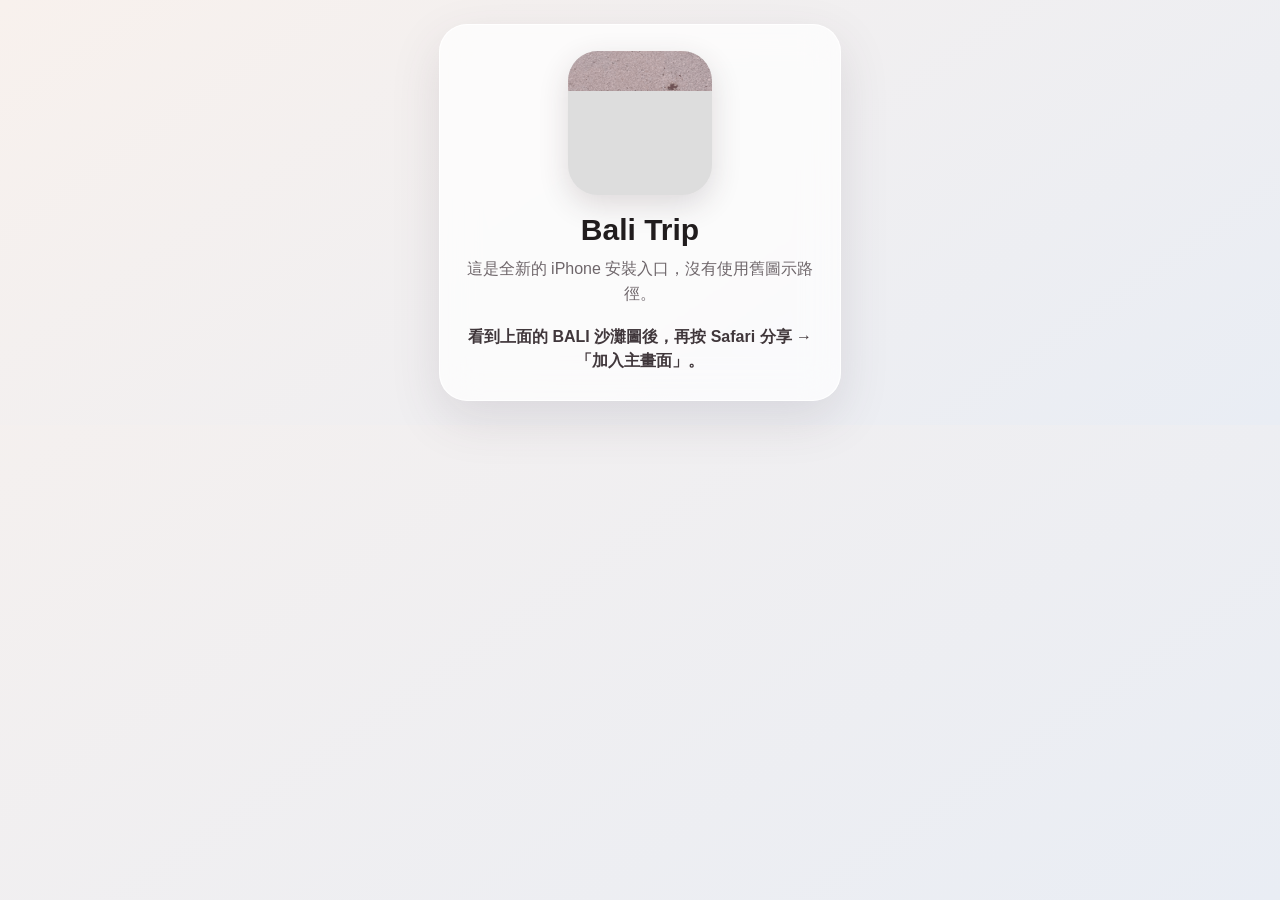
<file: iphone-v28.html>
<!doctype html>
<html lang="zh-Hant">
<head>
<meta charset="utf-8">
<meta name="viewport" content="width=device-width,initial-scale=1,viewport-fit=cover">
<meta name="apple-mobile-web-app-capable" content="yes">
<meta name="apple-mobile-web-app-status-bar-style" content="black-translucent">
<meta name="apple-mobile-web-app-title" content="Bali Trip">
<meta name="theme-color" content="#d8c4c4">
<link rel="apple-touch-icon" sizes="180x180" href="/ios28/bali-touch.png">
<link rel="apple-touch-icon-precomposed" sizes="180x180" href="/ios28/bali-touch.png">
<title>Bali Trip</title>
<style>
html,body{margin:0;min-height:100%;font-family:-apple-system,BlinkMacSystemFont,"PingFang TC",sans-serif;background:linear-gradient(145deg,#f8f1ed,#e9edf4);color:#211d1e}body{display:grid;place-items:center;padding:24px;box-sizing:border-box}.box{width:min(360px,100%);text-align:center;background:rgba(255,255,255,.72);border:1px solid rgba(255,255,255,.92);border-radius:28px;padding:26px 20px;box-shadow:0 18px 50px rgba(80,65,75,.13);backdrop-filter:blur(18px)}img{width:144px;height:144px;border-radius:30px;display:block;margin:0 auto 18px;object-fit:cover;box-shadow:0 10px 30px rgba(60,45,50,.16);background:#ddd}h1{margin:0 0 10px;font-size:30px}p{margin:0;color:#6e666a;font-size:16px;line-height:1.55}.ok{margin-top:18px;font-weight:700;color:#40373b}
</style>
<script>
(function(){
  var standalone=(window.navigator.standalone===true)||(window.matchMedia&&window.matchMedia('(display-mode: standalone)').matches);
  if(standalone){ location.replace('/index.html'); }
})();
</script>
</head>
<body>
<div class="box">
  <img src="/ios28/bali-touch.png" alt="Bali Trip App icon">
  <h1>Bali Trip</h1>
  <p>這是全新的 iPhone 安裝入口，沒有使用舊圖示路徑。</p>
  <p class="ok">看到上面的 BALI 沙灘圖後，再按 Safari 分享 →「加入主畫面」。</p>
</div>
</body>
</html>
</file>
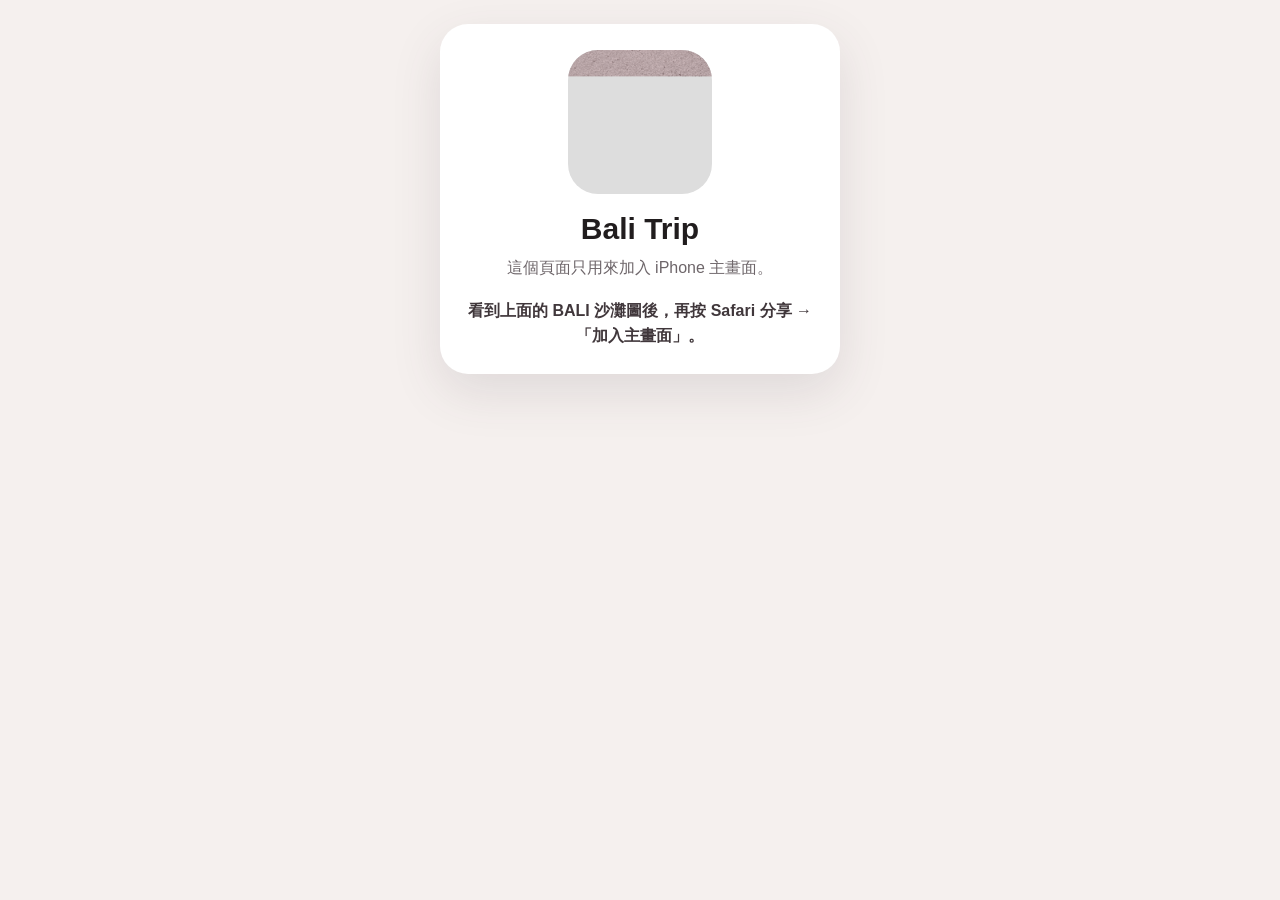
<file: iphone-v29.html>
<!doctype html>
<html lang="zh-Hant">
<head>
<meta charset="utf-8">
<meta name="viewport" content="width=device-width,initial-scale=1,viewport-fit=cover">
<meta name="apple-mobile-web-app-capable" content="yes">
<meta name="apple-mobile-web-app-status-bar-style" content="black-translucent">
<meta name="apple-mobile-web-app-title" content="Bali Trip">
<meta name="theme-color" content="#d8c4c4">
<link rel="apple-touch-icon" sizes="180x180" href="/bali-touch-v29.png">
<link rel="apple-touch-icon-precomposed" sizes="180x180" href="/bali-touch-v29.png">
<title>Bali Trip</title>
<style>html,body{margin:0;min-height:100%;font-family:-apple-system,BlinkMacSystemFont,"PingFang TC",sans-serif;background:#f5f0ee;color:#211d1e}body{display:grid;place-items:center;padding:24px;box-sizing:border-box}.box{width:min(360px,100%);text-align:center;background:#fff;border-radius:28px;padding:26px 20px;box-shadow:0 18px 50px rgba(80,65,75,.13)}img{width:144px;height:144px;border-radius:30px;display:block;margin:0 auto 18px;object-fit:cover;background:#ddd}h1{margin:0 0 10px;font-size:30px}p{margin:0;color:#6e666a;font-size:16px;line-height:1.55}.ok{margin-top:18px;font-weight:700;color:#40373b}</style>
<script>(function(){var standalone=(window.navigator.standalone===true)||(window.matchMedia&&window.matchMedia('(display-mode: standalone)').matches);if(standalone){location.replace('/index.html')}})();</script>
</head>
<body><div class="box"><img src="/bali-touch-v29.png" alt="Bali Trip App icon"><h1>Bali Trip</h1><p>這個頁面只用來加入 iPhone 主畫面。</p><p class="ok">看到上面的 BALI 沙灘圖後，再按 Safari 分享 →「加入主畫面」。</p></div></body>
</html>
</file>
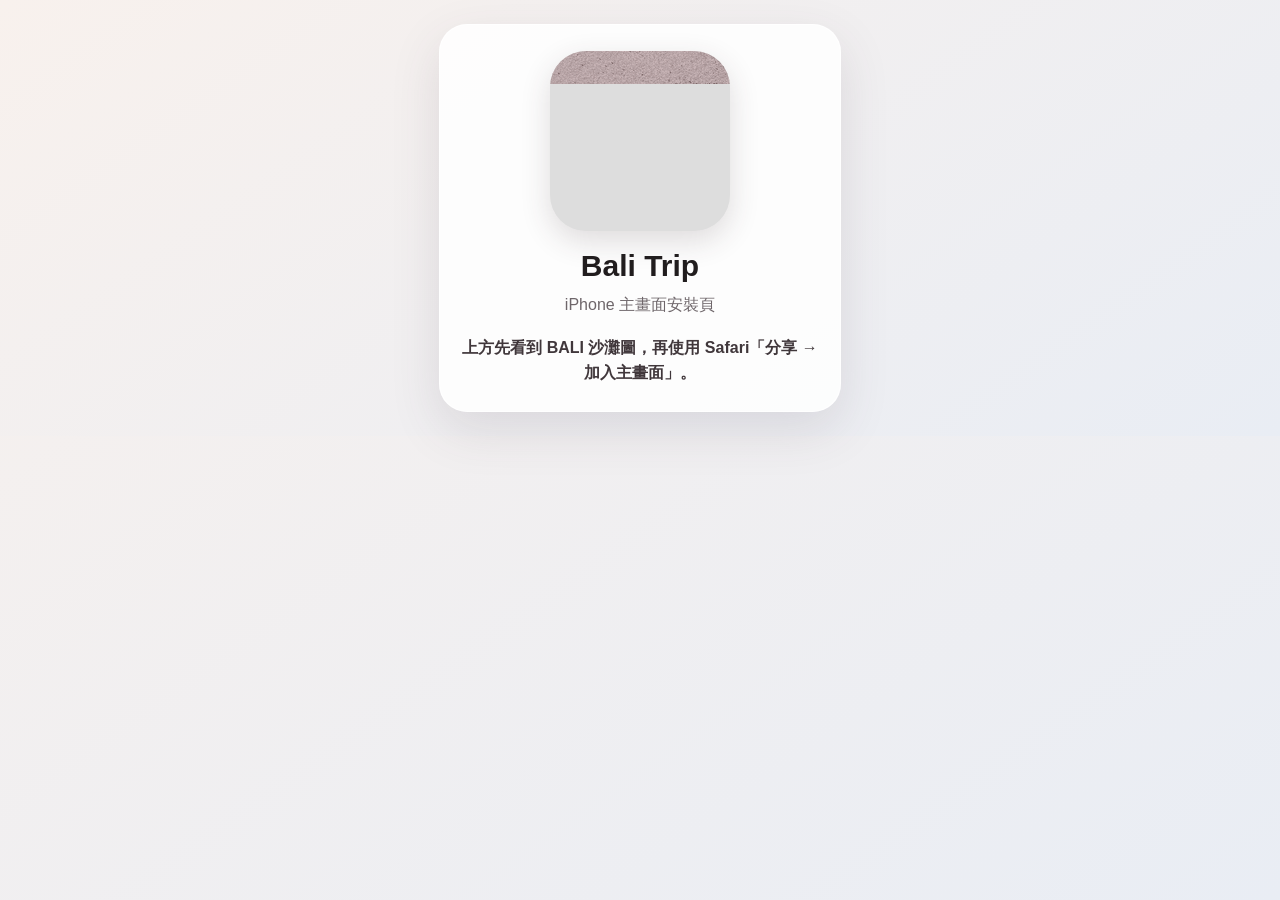
<file: iphone-v30.html>
<!doctype html>
<html lang="zh-Hant">
<head>
<meta charset="utf-8">
<meta name="viewport" content="width=device-width,initial-scale=1,viewport-fit=cover">
<meta name="apple-mobile-web-app-capable" content="yes">
<meta name="apple-mobile-web-app-status-bar-style" content="black-translucent">
<meta name="apple-mobile-web-app-title" content="Bali Trip">
<meta name="theme-color" content="#d8c4c4">
<link rel="apple-touch-icon" sizes="120x120" href="/bali-touch-v30-120.png">
<link rel="apple-touch-icon" sizes="180x180" href="/bali-touch-v30-180.png">
<link rel="apple-touch-icon-precomposed" href="/bali-touch-v30-180.png">
<title>Bali Trip</title>
<style>
html,body{margin:0;min-height:100%;font-family:-apple-system,BlinkMacSystemFont,"PingFang TC",sans-serif;background:linear-gradient(145deg,#f8f1ed,#e9edf4);color:#211d1e}body{display:grid;place-items:center;padding:24px;box-sizing:border-box}.box{width:min(360px,100%);text-align:center;background:rgba(255,255,255,.84);border:1px solid rgba(255,255,255,.95);border-radius:28px;padding:26px 20px;box-shadow:0 18px 50px rgba(80,65,75,.13)}img{width:180px;height:180px;border-radius:36px;display:block;margin:0 auto 18px;object-fit:cover;background:#ddd;box-shadow:0 10px 30px rgba(60,45,50,.16)}h1{margin:0 0 10px;font-size:30px}p{margin:0;color:#6e666a;font-size:16px;line-height:1.55}.ok{margin-top:18px;font-weight:700;color:#40373b}
</style>
<script>(function(){var standalone=(window.navigator.standalone===true)||(window.matchMedia&&window.matchMedia('(display-mode: standalone)').matches);if(standalone){location.replace('/index.html')}})();</script>
</head>
<body><div class="box"><img src="/bali-touch-v30-180.png" width="180" height="180" alt="Bali Trip App icon"><h1>Bali Trip</h1><p>iPhone 主畫面安裝頁</p><p class="ok">上方先看到 BALI 沙灘圖，再使用 Safari「分享 → 加入主畫面」。</p></div></body>
</html>
</file>
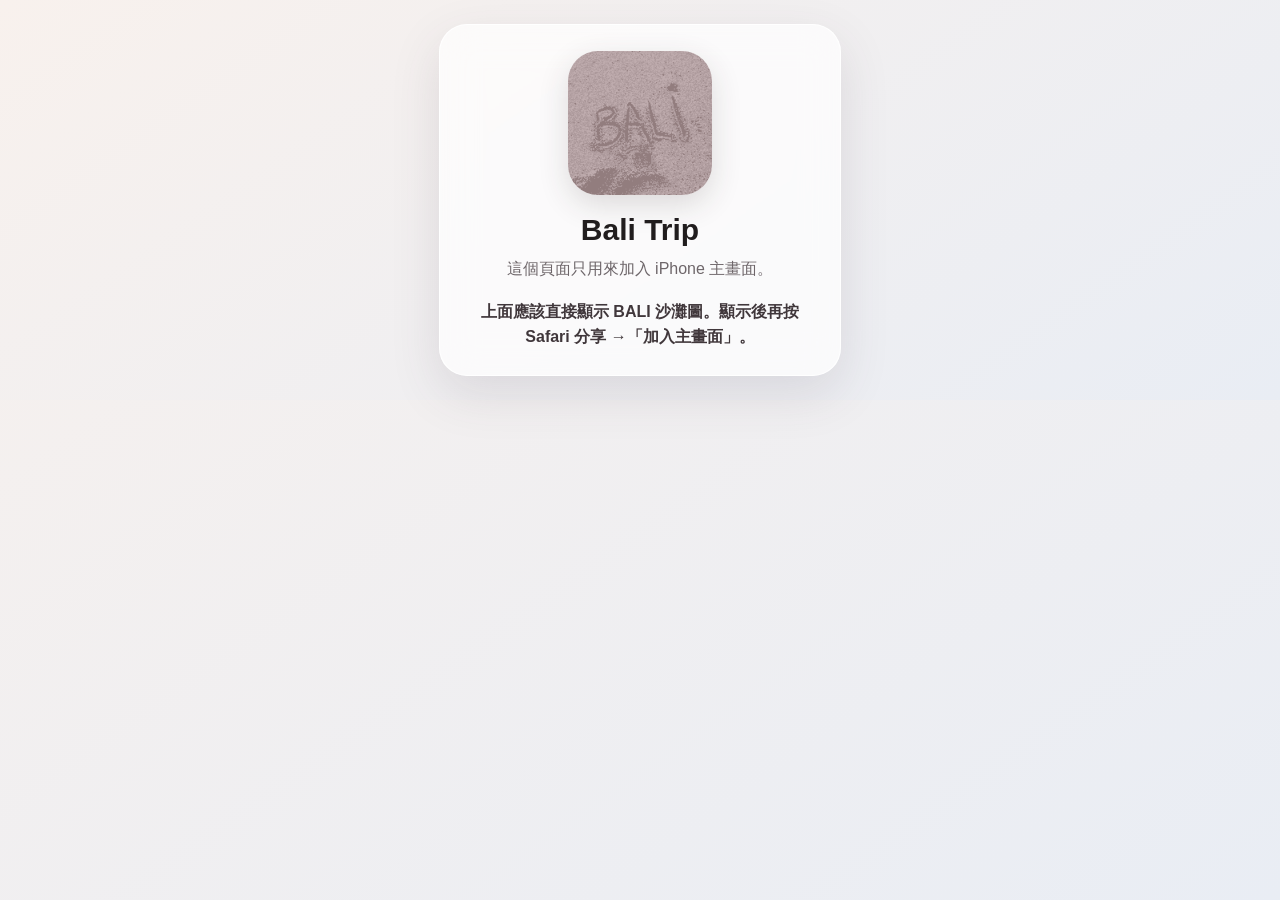
<file: iphone-v31.html>
<!doctype html>
<html lang="zh-Hant">
<head>
<meta charset="utf-8">
<meta name="viewport" content="width=device-width,initial-scale=1,viewport-fit=cover">
<meta name="apple-mobile-web-app-capable" content="yes">
<meta name="apple-mobile-web-app-status-bar-style" content="black-translucent">
<meta name="apple-mobile-web-app-title" content="Bali Trip">
<meta name="theme-color" content="#d8c4c4">
<link rel="apple-touch-icon" sizes="180x180" href="/bali-touch-v31-180.png">
<link rel="apple-touch-icon-precomposed" sizes="180x180" href="/bali-touch-v31-180.png">
<title>Bali Trip</title>
<style>
html,body{margin:0;min-height:100%;font-family:-apple-system,BlinkMacSystemFont,"PingFang TC",sans-serif;background:linear-gradient(145deg,#f8f1ed,#e9edf4);color:#211d1e}body{display:grid;place-items:center;padding:24px;box-sizing:border-box}.box{width:min(360px,100%);text-align:center;background:rgba(255,255,255,.7);border:1px solid rgba(255,255,255,.9);border-radius:28px;padding:26px 20px;box-shadow:0 18px 50px rgba(80,65,75,.13);backdrop-filter:blur(18px)}img{width:144px;height:144px;border-radius:30px;display:block;margin:0 auto 18px;object-fit:cover;box-shadow:0 10px 30px rgba(60,45,50,.16)}h1{margin:0 0 10px;font-size:30px}p{margin:0;color:#6e666a;font-size:16px;line-height:1.55}.ok{margin-top:18px;font-weight:700;color:#40373b}
</style>
<script>(function(){var standalone=(navigator.standalone===true)||(window.matchMedia&&window.matchMedia('(display-mode: standalone)').matches);if(standalone)location.replace('/index.html');})();</script>
</head>
<body><div class="box"><img src="/bali-touch-v31-180.png" alt="Bali Trip App icon"><h1>Bali Trip</h1><p>這個頁面只用來加入 iPhone 主畫面。</p><p class="ok">上面應該直接顯示 BALI 沙灘圖。顯示後再按 Safari 分享 →「加入主畫面」。</p></div></body>
</html>
</file>
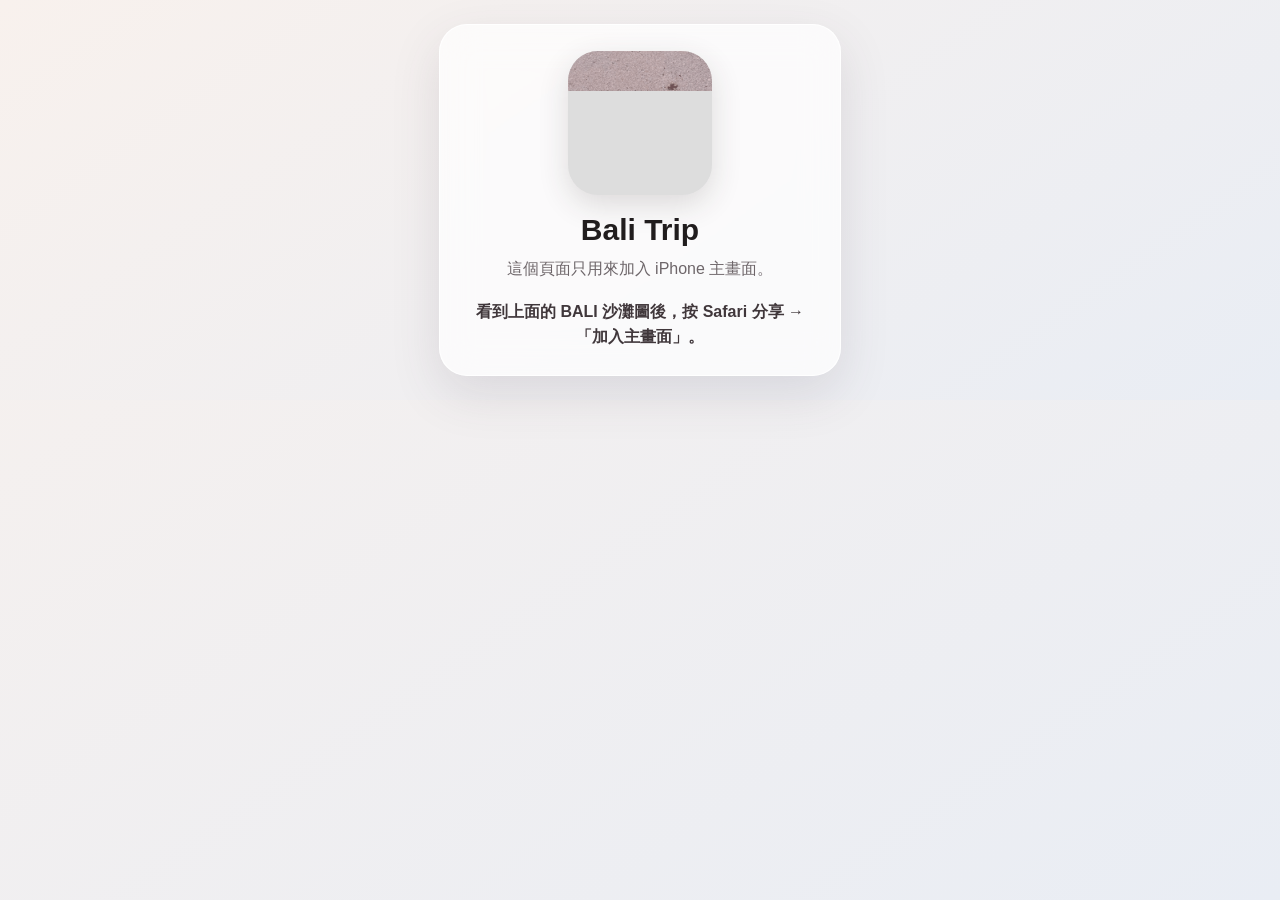
<file: iphone.html>
<!doctype html>
<html lang="zh-Hant">
<head>
<meta charset="utf-8">
<meta name="viewport" content="width=device-width,initial-scale=1,viewport-fit=cover">
<meta name="apple-mobile-web-app-capable" content="yes">
<meta name="apple-mobile-web-app-status-bar-style" content="black-translucent">
<meta name="apple-mobile-web-app-title" content="Bali Trip">
<meta name="theme-color" content="#d8c4c4">
<link rel="apple-touch-icon" sizes="180x180" href="/ios27/bali-touch.png">
<link rel="apple-touch-icon-precomposed" sizes="180x180" href="/ios27/bali-touch.png">
<title>Bali Trip</title>
<style>
html,body{margin:0;min-height:100%;font-family:-apple-system,BlinkMacSystemFont,"PingFang TC",sans-serif;background:linear-gradient(145deg,#f8f1ed,#e9edf4);color:#211d1e}body{display:grid;place-items:center;padding:24px;box-sizing:border-box}.box{width:min(360px,100%);text-align:center;background:rgba(255,255,255,.7);border:1px solid rgba(255,255,255,.9);border-radius:28px;padding:26px 20px;box-shadow:0 18px 50px rgba(80,65,75,.13);backdrop-filter:blur(18px)}img{width:144px;height:144px;border-radius:30px;display:block;margin:0 auto 18px;object-fit:cover;box-shadow:0 10px 30px rgba(60,45,50,.16);background:#ddd}h1{margin:0 0 10px;font-size:30px}p{margin:0;color:#6e666a;font-size:16px;line-height:1.55}.ok{margin-top:18px;font-weight:700;color:#40373b}
</style>
<script>
(function(){
  var standalone=(window.navigator.standalone===true)||(window.matchMedia&&window.matchMedia('(display-mode: standalone)').matches);
  if(standalone){ location.replace('/index.html'); }
})();
</script>
</head>
<body>
<div class="box">
  <img src="/ios27/bali-touch.png" alt="Bali Trip App icon">
  <h1>Bali Trip</h1>
  <p>這個頁面只用來加入 iPhone 主畫面。</p>
  <p class="ok">看到上面的 BALI 沙灘圖後，按 Safari 分享 →「加入主畫面」。</p>
</div>
</body>
</html>
</file>
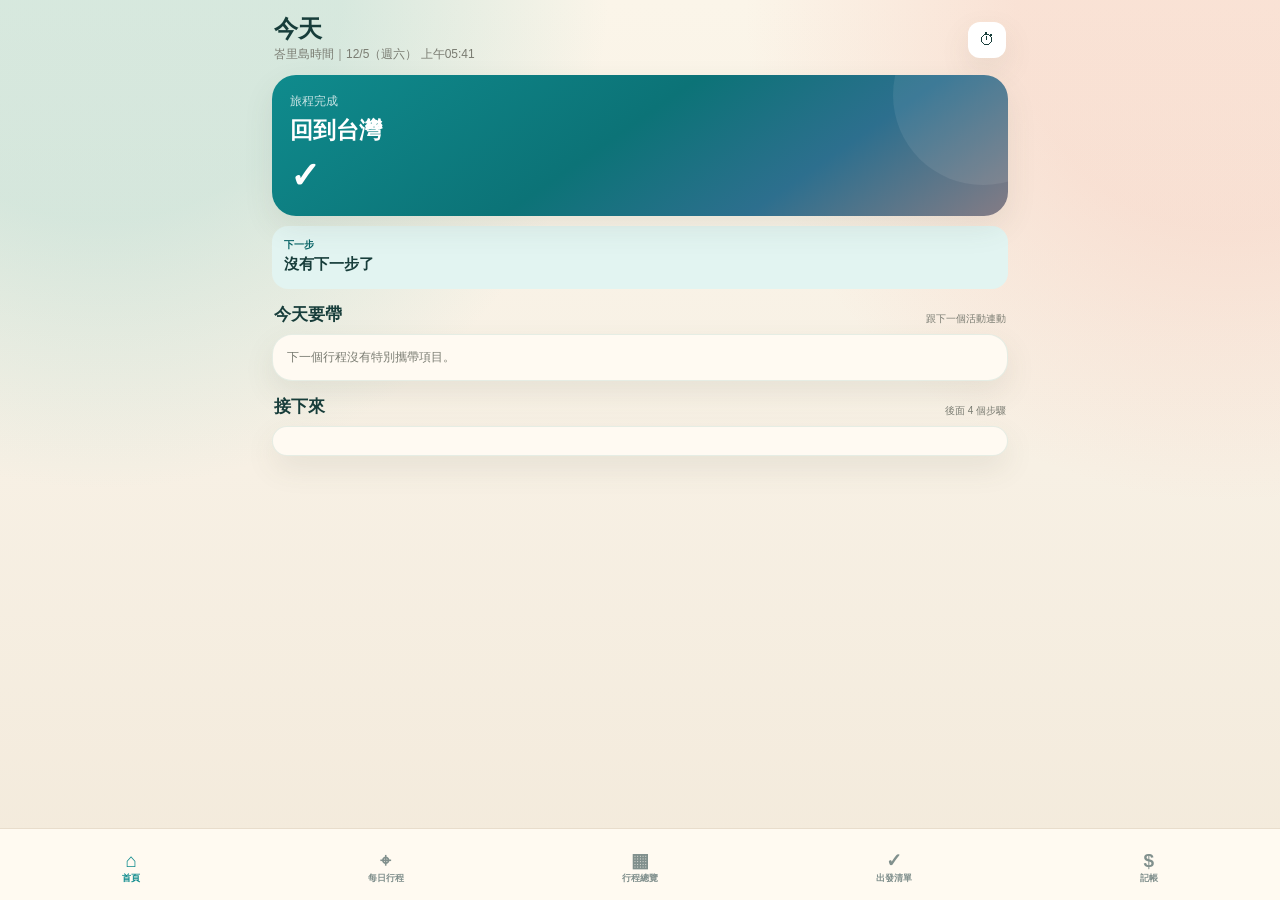
<file: recover.html>
<!doctype html><meta charset="utf-8"><meta name="viewport" content="width=device-width,initial-scale=1,viewport-fit=cover"><title>修復峇里島 App</title><style>html,body{margin:0;height:100%;font-family:-apple-system,BlinkMacSystemFont,"Segoe UI","Noto Sans TC",sans-serif;background:linear-gradient(135deg,#f4ece3,#ddd9e6);color:#211d25}main{height:100%;display:grid;place-items:center;padding:24px;box-sizing:border-box}.box{width:min(360px,100%);padding:24px;border-radius:26px;background:rgba(255,255,255,.62);border:1px solid rgba(255,255,255,.8);box-shadow:0 20px 60px rgba(40,30,50,.16);text-align:center;backdrop-filter:blur(22px)}h1{font-size:22px;margin:0 0 10px}p{font-size:13px;line-height:1.6;color:#6f6a73;margin:0}.spin{width:28px;height:28px;border:3px solid rgba(120,110,130,.2);border-top-color:#8d6bff;border-radius:50%;margin:18px auto 0;animation:s .8s linear infinite}@keyframes s{to{transform:rotate(360deg)}}</style><main><div class="box"><h1>正在修復 App</h1><p id="msg">正在切換到安全模式。你的行程資料不會被刪除。</p><div class="spin"></div></div></main><script>(async()=>{const msg=document.getElementById('msg');try{if('serviceWorker'in navigator){const regs=await navigator.serviceWorker.getRegistrations();await Promise.all(regs.map(r=>r.unregister()))}if('caches'in window){const ks=await caches.keys();await Promise.all(ks.map(k=>caches.delete(k)))}localStorage.setItem('bali_recovery_safe151',String(Date.now()));if('serviceWorker'in navigator){msg.textContent='安裝穩定安全模式…';const reg=await navigator.serviceWorker.register('/sw.js?safe=151',{scope:'/'});await reg.update().catch(()=>{});await new Promise(resolve=>{let done=false;const finish=()=>{if(done)return;done=true;resolve()};navigator.serviceWorker.addEventListener('controllerchange',finish,{once:true});setTimeout(finish,1800)})}msg.textContent='完成，正在重新開啟…';setTimeout(()=>location.replace('/?safe=151&t='+Date.now()),250)}catch(e){msg.textContent='已清除舊程式，正在重新開啟…';setTimeout(()=>location.replace('/?safe=151&t='+Date.now()),500)}})();</script>
</file>
